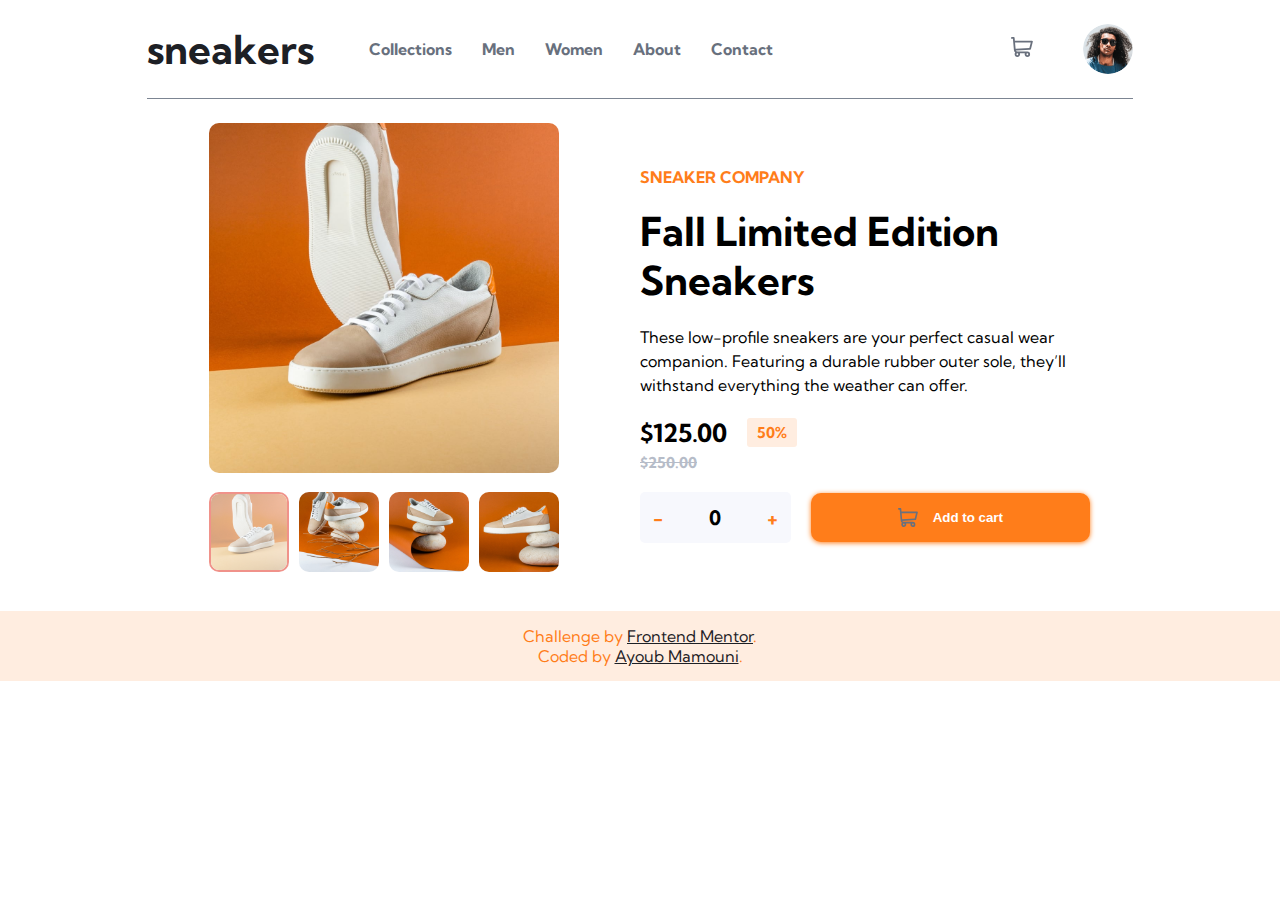
<file: index.html>
<!DOCTYPE html>
<html lang="en">
<head>
    <meta charset="UTF-8">
    <meta http-equiv="X-UA-Compatible" content="IE=edge">
    <meta name="viewport" content="width=device-width, initial-scale=1.0">
    <link rel="icon" type="image/png" sizes="32x32" href="./images/favicon-32x32.png">
    <title>E-commerce product page</title>
    <link rel="preconnect" href="https://fonts.googleapis.com">
    <link rel="preconnect" href="https://fonts.gstatic.com" crossorigin>
    <link href="https://fonts.googleapis.com/css2?family=Kumbh+Sans:wght@400;700&display=swap" rel="stylesheet"> 
    <link rel="stylesheet" href="styles/css/main.css">
    <script defer src="app.js"></script>
</head>
<body>
    <nav class="nav">
        <div class="nav-content"> 

          <div class="brand-menu">
              <div class="menu">
                  <img src="../images/icon-menu.svg" alt="">
              </div>
              <h1 class="brandName">sneakers</h1>
              <ul class="menu-list-items">
                  <li class="close-menu-mobile"><img src="../images/icon-close.svg" alt=""></li>
                  <li><a href="#">Collections</a></li>
                  <li><a href="#">Men</a></li>
                  <li><a href="#">Women</a></li>
                  <li><a href="#">About</a></li>
                  <li><a href="#">Contact</a></li>
              </ul>
          </div>
          
          <div class="cart-avatar">
              <div class="cart-card">
                  <div class="cart-title">
                      <h1>Cart</h1>
                  </div>
                  <div class="cart-content">
                      <p class="empty-txt">Your card is empty.</p>
                      <div class="items cartItems">
                          <div class="cart-img">
                              <img src="../images/image-product-1-thumbnail.jpg" alt="">
                          </div>
                          <div class="cart-items">
                                  <p class="des">Fall Limited Edition Sneakers</p>
                                  <p class="qtty-prices">$125.00 x <span id="numberOfqtty">0</span> <span class="total">$0</span></p>
                          </div>
                          <div class="trash">
                              <img src="../images/icon-delete.svg" alt="">
                          </div>
                      </div>
                      <button id="checkoutBtn">
                          Checkout
                      </button>
                  </div>
              </div>
              <div class="cart-icon">
                  <img class="nav-icon cart-icon-img" src="../images/icon-cart.svg" alt="">
                  <div class="notificationCartNumber">0</div>
              </div>
              <img class="nav-icon avatar" src="../images/image-avatar.png" alt="">
          </div>
      </div>
    </nav>
  <main>
    <div class="main-content">
      <div class="mobile-menu-overlay"></div>
      <div class="mobile-slider">
          <div class="mobile-images">
              <div class="mobile-sliderbtn mobile-sliderbtn-prev">&lt;</div>
              <div class="mobile-slider-img">
                  <img src="../images/image-product-1.jpg" alt="">
              </div>
              <div class="mobile-sliderbtn mobile-sliderbtn-next">&gt;</div>
          </div>
      </div> 
      
      <div class="images">
          <div class="main-img">
              <img src="../images/image-product-1.jpg" alt="">
          </div>
          <div class="img-list">
              <img class="home-thumb-img active" src="../images/image-product-1.jpg" alt="">
              <img class="home-thumb-img" src="../images/image-product-2.jpg" alt="">
              <img class="home-thumb-img" src="../images/image-product-3.jpg" alt="">
              <img class="home-thumb-img" src="../images/image-product-4.jpg" alt="">
          </div>
      </div>
  
      <div class="main-info">
          <div class="details">
              <b id="company-name">Sneaker Company</b>
              <h1 class="main-title">Fall Limited Edition Sneakers</h1>
              <p class="text-content">
                  These low-profile sneakers are your perfect casual wear companion. Featuring a 
                  durable rubber outer sole, they’ll withstand everything the weather can offer.
              </p>
  
              <div class="prices">
                  <h1 class="new-price">$125.00  <span class="sale">50%</span></h1>
                  <h1 class="old-price">$250.00</h1>
              </div>
  
              <div class="qtty">
                  <div class="counting">
                      <span id="minus">-</span>
                      <span id="counter">0</span>
                      <span id="plus">+</span>
                  </div>
                  <button class="add-to-cart">
                      <img src="../images/icon-cart.svg" alt="">
                      Add to cart
                  </button>
              </div>
          </div>
      </div>
    </div>
  </main>
    <div class="desktopSlider">
      <div class="desktopSlider-content">

        <div class="close">
            <span>
                &times;
            </span>
        </div>
    
        <div class="desktopSlider-mainImage">
            <div class="desktopSlider-btn prv">‹</div>
                <img src="../images/image-product-1.jpg" alt="">
            <div class="desktopSlider-btn nxt">›</div>
        </div>
        <div class="desktopSlider-ListImages">
            <img class="desktopSlider-miniImg effect" data-item="1" src="../images/image-product-1-thumbnail.jpg" alt="">
            <img class="desktopSlider-miniImg " data-item="2" src="../images/image-product-2-thumbnail.jpg" alt="">
            <img class="desktopSlider-miniImg " data-item="3" src="../images/image-product-3-thumbnail.jpg" alt="">
            <img class="desktopSlider-miniImg " data-item="4" src="../images/image-product-4-thumbnail.jpg" alt="">
        </div>
      </div>
    </div>
    <footer>
      Challenge by <a href="https://www.frontendmentor.io/challenges/ecommerce-product-page-UPsZ9MJp6" target="_blank">Frontend Mentor</a>. 
      <br/>
      Coded by <a href="https://ayoubmamouni.com/" target="_blank">Ayoub Mamouni</a>.
    </footer>
</body>
</html>
</file>
<file: styles/css/main.css>
*,
*::before,
*::after {
  padding: 0;
  margin: 0;
  box-sizing: border-box;
}

.nav {
  display: flex;
  justify-content: center;
  align-items: center;
  padding: 1.5rem;
}
.nav .nav-content {
  display: flex;
  justify-content: space-between;
  align-items: center;
  width: 80%;
  padding-bottom: 1.5rem;
  border-bottom: 1px solid #7c8592;
}
.nav .nav-content .brand-menu {
  display: flex;
  justify-content: space-between;
  align-items: center;
  font-weight: bold;
}
.nav .nav-content .brand-menu .menu {
  display: none;
}
.nav .nav-content .brand-menu .brandName {
  color: #1d2025;
  margin-right: 40px;
  font-size: 40px;
  font-weight: 700;
}
.nav .nav-content .brand-menu ul {
  display: flex;
  align-items: center;
}
.nav .nav-content .brand-menu ul .close-menu-mobile {
  display: none;
}
.nav .nav-content .brand-menu ul li {
  list-style: none;
  margin: 0 15px;
}
.nav .nav-content .brand-menu ul li a {
  text-decoration: none;
  color: #68707d;
}
.nav .nav-content .brand-menu ul li a:hover {
  text-decoration: none;
  transition: 300ms;
  color: #ff7d1a;
}
.nav .cart-avatar {
  display: flex;
  align-items: center;
  position: relative;
}
.nav .cart-avatar .cart-card {
  position: absolute;
  top: 75px;
  right: 0px;
  background: white;
  box-shadow: 0 0 20px 0 #b6bcc8;
  border-radius: 5px;
  width: 270px;
  transform: scale(0);
  transition: 200ms;
  transform-origin: top;
}
.nav .cart-avatar .cart-card.showCart {
  transform: scale(1);
}
.nav .cart-avatar .cart-card .cart-title {
  padding: 10px 5px;
  border-bottom: 1px solid #68707d;
}
.nav .cart-avatar .cart-card .cart-title h1 {
  font-size: 20px;
}
.nav .cart-avatar .cart-card .cart-content {
  padding: 10px;
  display: flex;
  flex-direction: column;
}
.nav .cart-avatar .cart-card .cart-content .empty-txt {
  display: block;
  padding: 30px 0;
  font-size: 15px;
  color: #b6bcc8;
  text-align: center;
}
.nav .cart-avatar .cart-card .cart-content .empty-txt.hide {
  display: none;
}
.nav .cart-avatar .cart-card .cart-content .items {
  display: flex;
  align-items: center;
  justify-content: space-between;
  display: none;
  gap: 5px;
}
.nav .cart-avatar .cart-card .cart-content .items.show {
  display: flex;
}
.nav .cart-avatar .cart-card .cart-content .items .cart-img img {
  width: 40px;
  border-radius: 3px;
}
.nav .cart-avatar .cart-card .cart-content .items .cart-items {
  line-height: 1.5;
}
.nav .cart-avatar .cart-card .cart-content .items .cart-items .des {
  color: #68707d;
  font-size: 13px;
}
.nav .cart-avatar .cart-card .cart-content .items .cart-items .qtty-prices {
  font-size: 13px;
  color: #68707d;
}
.nav .cart-avatar .cart-card .cart-content .items .cart-items .qtty-prices .total {
  font-weight: bold;
  font-size: 14px;
  color: black;
  margin-left: 10px;
}
.nav .cart-avatar .cart-card .cart-content .items .trash {
  cursor: pointer;
  margin-left: 5px;
}
.nav .cart-avatar .cart-card .cart-content .items .trash img {
  width: 17px;
}
.nav .cart-avatar .cart-card .cart-content button#checkoutBtn {
  display: none;
  margin-top: 20px;
  padding: 8px 15px;
  font-size: 17px;
  font-weight: bold;
  cursor: pointer;
  background-color: #ff7d1a;
  border: 0;
  outline: 0;
  border-radius: 5px;
  color: white;
}
.nav .cart-avatar .cart-card .cart-content button#checkoutBtn.show {
  display: block;
}
.nav .cart-avatar .cart-card .cart-content button#checkoutBtn:active {
  position: relative;
  top: 1px;
}
.nav .cart-avatar .nav-icon {
  cursor: pointer;
}
.nav .cart-avatar .cart-icon {
  position: relative;
}
.nav .cart-avatar .cart-icon .notificationCartNumber {
  display: none;
  position: absolute;
  top: -10px;
  right: -5px;
  width: 20px;
  font-size: 12px;
  text-align: center;
  color: white;
  background-color: #ff7d1a;
  border-radius: 10px;
}
.nav .cart-avatar .cart-icon .notificationCartNumber.show {
  display: block;
}
.nav .cart-avatar .avatar {
  width: 50px;
  margin-left: 50px;
  border-radius: 50%;
}
.nav .cart-avatar .avatar:hover {
  border: 2px solid #ff7d1a;
}

main {
  display: flex;
  justify-content: center;
  align-items: center;
}
main .main-content {
  display: flex;
  width: 80%;
}
@media screen and (min-width: 992px) {
  main .main-content .mobile-slider {
    display: none !important;
  }
}
main .main-content .images {
  flex: 1;
  display: flex;
  flex-direction: column;
  justify-content: center;
  align-items: center;
}
main .main-content .images.hide-for-mobile {
  display: block !important;
}
main .main-content .images .main-img img {
  width: 350px;
  border-radius: 10px;
}
main .main-content .images .img-list {
  display: flex;
  justify-content: space-between;
  padding: 15px 0;
  width: 350px;
}
main .main-content .images .img-list img {
  width: 80px;
  border-radius: 10px;
}
main .main-content .images .img-list img.active {
  opacity: 0.5;
  border: 2px solid #e22817;
}
main .main-content .main-info {
  flex: 1;
  display: flex;
  align-items: center;
}
main .main-content .main-info .details {
  max-width: 450px;
}
main .main-content .main-info .details #company-name {
  color: #ff7d1a;
  text-transform: uppercase;
}
main .main-content .main-info .details .main-title {
  font-size: 40px;
  margin: 20px 0;
}
main .main-content .main-info .details p.text-content {
  line-height: 1.5;
  margin-bottom: 20px;
  max-width: 450px;
}
main .main-content .main-info .details .prices {
  margin-bottom: 20px;
}
main .main-content .main-info .details .prices .new-price {
  font-size: 25px;
  display: flex;
  align-items: center;
}
main .main-content .main-info .details .prices .new-price .sale {
  margin-left: 20px;
  font-size: 15px;
  padding: 5px 10px;
  border-radius: 3px;
  color: #ff7d1a;
  background-color: #ffede0;
}
main .main-content .main-info .details .prices .old-price {
  font-size: 15px;
  margin-top: 5px;
  text-decoration: line-through;
  color: #b6bcc8;
}
main .main-content .main-info .details .qtty {
  display: flex;
  align-items: center;
  gap: 20px;
}
main .main-content .main-info .details .qtty .counting {
  flex: 1;
  background-color: #f7f8fd;
  border-radius: 5px;
  padding: 13px;
  font-size: 20px;
  font-weight: bold;
  display: flex;
  justify-content: space-between;
  align-items: center;
}
main .main-content .main-info .details .qtty .counting #minus,
main .main-content .main-info .details .qtty .counting #plus {
  color: #ff7d1a;
  cursor: pointer;
  user-select: none;
}
main .main-content .main-info .details .qtty .add-to-cart {
  flex: 2;
  background-color: #ff7d1a;
  border: 0;
  padding: 15px;
  border-radius: 10px;
  font-weight: bold;
  display: flex;
  align-items: center;
  justify-content: center;
  color: white;
  box-shadow: 0px 1px 5px 0px #ff7d1a;
  cursor: pointer;
}
main .main-content .main-info .details .qtty .add-to-cart:active {
  position: relative;
  top: 1px;
}
main .main-content .main-info .details .qtty .add-to-cart img {
  margin-right: 15px;
  width: 20px;
}

.desktopSlider {
  position: absolute;
  inset: 0;
  background: rgba(0, 0, 0, 0.73);
  width: 100vw;
  height: 100vh;
  display: none;
}
.desktopSlider.show {
  display: block;
}
.desktopSlider .desktopSlider-content {
  position: fixed;
  display: flex;
  justify-content: center;
  align-items: center;
  flex-direction: column;
  width: 100%;
  height: 100%;
}
.desktopSlider .desktopSlider-content .close {
  font-weight: bold;
  font-size: 50px;
  user-select: none;
  width: 450px;
  display: flex;
  justify-content: flex-end;
}
.desktopSlider .desktopSlider-content .close span {
  cursor: pointer;
  color: #f93a3a;
}
.desktopSlider .desktopSlider-content .desktopSlider-mainImage {
  display: flex;
  align-items: center;
  position: relative;
}
.desktopSlider .desktopSlider-content .desktopSlider-mainImage .desktopSlider-btn {
  width: 50px;
  height: 50px;
  cursor: pointer;
  border-radius: 100%;
  display: grid;
  place-items: center;
  font-size: 35px;
  font-weight: bold;
  background-color: white;
  color: black;
  position: absolute;
  user-select: none;
  transition: 200ms;
}
.desktopSlider .desktopSlider-content .desktopSlider-mainImage .desktopSlider-btn:active {
  transform: scale(0.8);
}
.desktopSlider .desktopSlider-content .desktopSlider-mainImage .desktopSlider-btn.prv {
  left: -25px;
}
.desktopSlider .desktopSlider-content .desktopSlider-mainImage .desktopSlider-btn.nxt {
  right: -25px;
}
.desktopSlider .desktopSlider-content .desktopSlider-mainImage img {
  width: 450px;
  object-fit: contain;
  border-radius: 15px;
}
.desktopSlider .desktopSlider-content .desktopSlider-ListImages {
  display: flex;
  justify-content: space-between;
  margin-top: 20px;
}
.desktopSlider .desktopSlider-content .desktopSlider-ListImages img {
  width: 80px;
  object-fit: contain;
  border-radius: 15px;
  margin: 0 10px;
  cursor: pointer;
  transition: 250ms;
}
.desktopSlider .desktopSlider-content .desktopSlider-ListImages img:hover {
  filter: sepia(5);
}
.desktopSlider .desktopSlider-content .desktopSlider-ListImages img.effect {
  filter: sepia(10);
}

@media screen and (max-width: 992px) {
  .nav {
    padding: 10px;
    margin-bottom: 20px;
    position: sticky;
    top: 0;
    z-index: 999;
    background-color: #f7f8fd;
  }
  .nav .nav-content {
    width: 95%;
    padding-bottom: 0;
    border-bottom: 0 !important;
  }
  .nav .nav-content .brand-menu {
    display: flex;
    align-items: center;
  }
  .nav .nav-content .brand-menu .menu {
    display: block;
  }
  .nav .nav-content .brand-menu .menu img {
    margin-right: 10px;
    width: 20px;
  }
  .nav .nav-content .brand-menu .brandName {
    font-size: 25px;
  }
  .nav .nav-content .brand-menu ul.menu-list-items {
    z-index: 999;
    display: block;
    position: absolute;
    left: 0;
    top: 0;
    bottom: 0;
    height: 100vh;
    width: 60%;
    background-color: #f7f8fd;
    transform: translateX(-100%);
    transition: 230ms;
  }
  .nav .nav-content .brand-menu ul.menu-list-items .close-menu-mobile {
    margin-bottom: 35px;
    display: block;
  }
  .nav .nav-content .brand-menu ul.menu-list-items .close-menu-mobile img {
    width: 15px;
  }
  .nav .nav-content .brand-menu ul.menu-list-items li {
    margin-top: 20px;
  }
  .nav .nav-content .brand-menu ul.menu-list-items.show {
    transform: translateX(0);
  }
  .nav .cart-avatar .cart-icon img {
    width: 20px !important;
  }
  .nav .cart-avatar .avatar {
    width: 30px !important;
    margin-left: 20px;
  }

  .main-content {
    flex-direction: column;
    width: 100% !important;
  }
  .main-content .images {
    display: none !important;
  }
  .main-content .mobile-menu-overlay {
    background: black;
    opacity: 75%;
    width: 40%;
    height: 100vh;
    position: fixed;
    top: 0;
    bottom: 0;
    right: 0;
    z-index: 999;
    display: none;
  }
  .main-content .mobile-menu-overlay.show {
    display: block;
  }
  .main-content .mobile-slider {
    display: block !important;
    width: 100%;
  }
  .main-content .mobile-slider .mobile-images {
    display: flex;
    align-items: center;
    position: relative;
    max-width: 450px;
  }
  .main-content .mobile-slider .mobile-images .mobile-sliderbtn {
    background-color: red;
    aspect-ratio: 1/1;
    width: 40px;
    border-radius: 100%;
    display: grid;
    place-items: center;
    font-size: 25px;
    font-weight: bold;
    background-color: white;
    color: black;
    position: absolute;
    user-select: none;
    transition: 200ms;
  }
  .main-content .mobile-slider .mobile-images .mobile-sliderbtn:active {
    transform: scale(0.8);
  }
  .main-content .mobile-slider .mobile-images .mobile-sliderbtn-prev {
    left: 5px;
  }
  .main-content .mobile-slider .mobile-images .mobile-sliderbtn-next {
    right: 5px;
  }
  .main-content .mobile-slider .mobile-images .mobile-slider-img img {
    width: 100%;
    max-width: 450px;
  }
  .main-content .main-info {
    padding: 20px;
    margin-bottom: 1rem;
  }
  .main-content .main-info .main-title {
    font-size: 25px !important;
  }
  .main-content .main-info .text-content {
    font-size: 13px !important;
  }
  .main-content .main-info .prices {
    display: flex;
    justify-content: space-around;
  }
  .main-content .main-info .qtty {
    flex-direction: column;
  }
  .main-content .main-info .qtty .counting,
.main-content .main-info .qtty .add-to-cart {
    width: 100% !important;
  }
}
footer {
  background: #ffede0;
  color: #ff7d1a;
  text-align: center;
  margin-top: 1.5rem;
  padding: 15px;
}
footer a {
  color: #1d2025;
}

body {
  background-color: white;
  font-family: "Kumbh Sans", sans-serif;
  font-size: 16px;
}

/*# sourceMappingURL=main.css.map */
</file>
